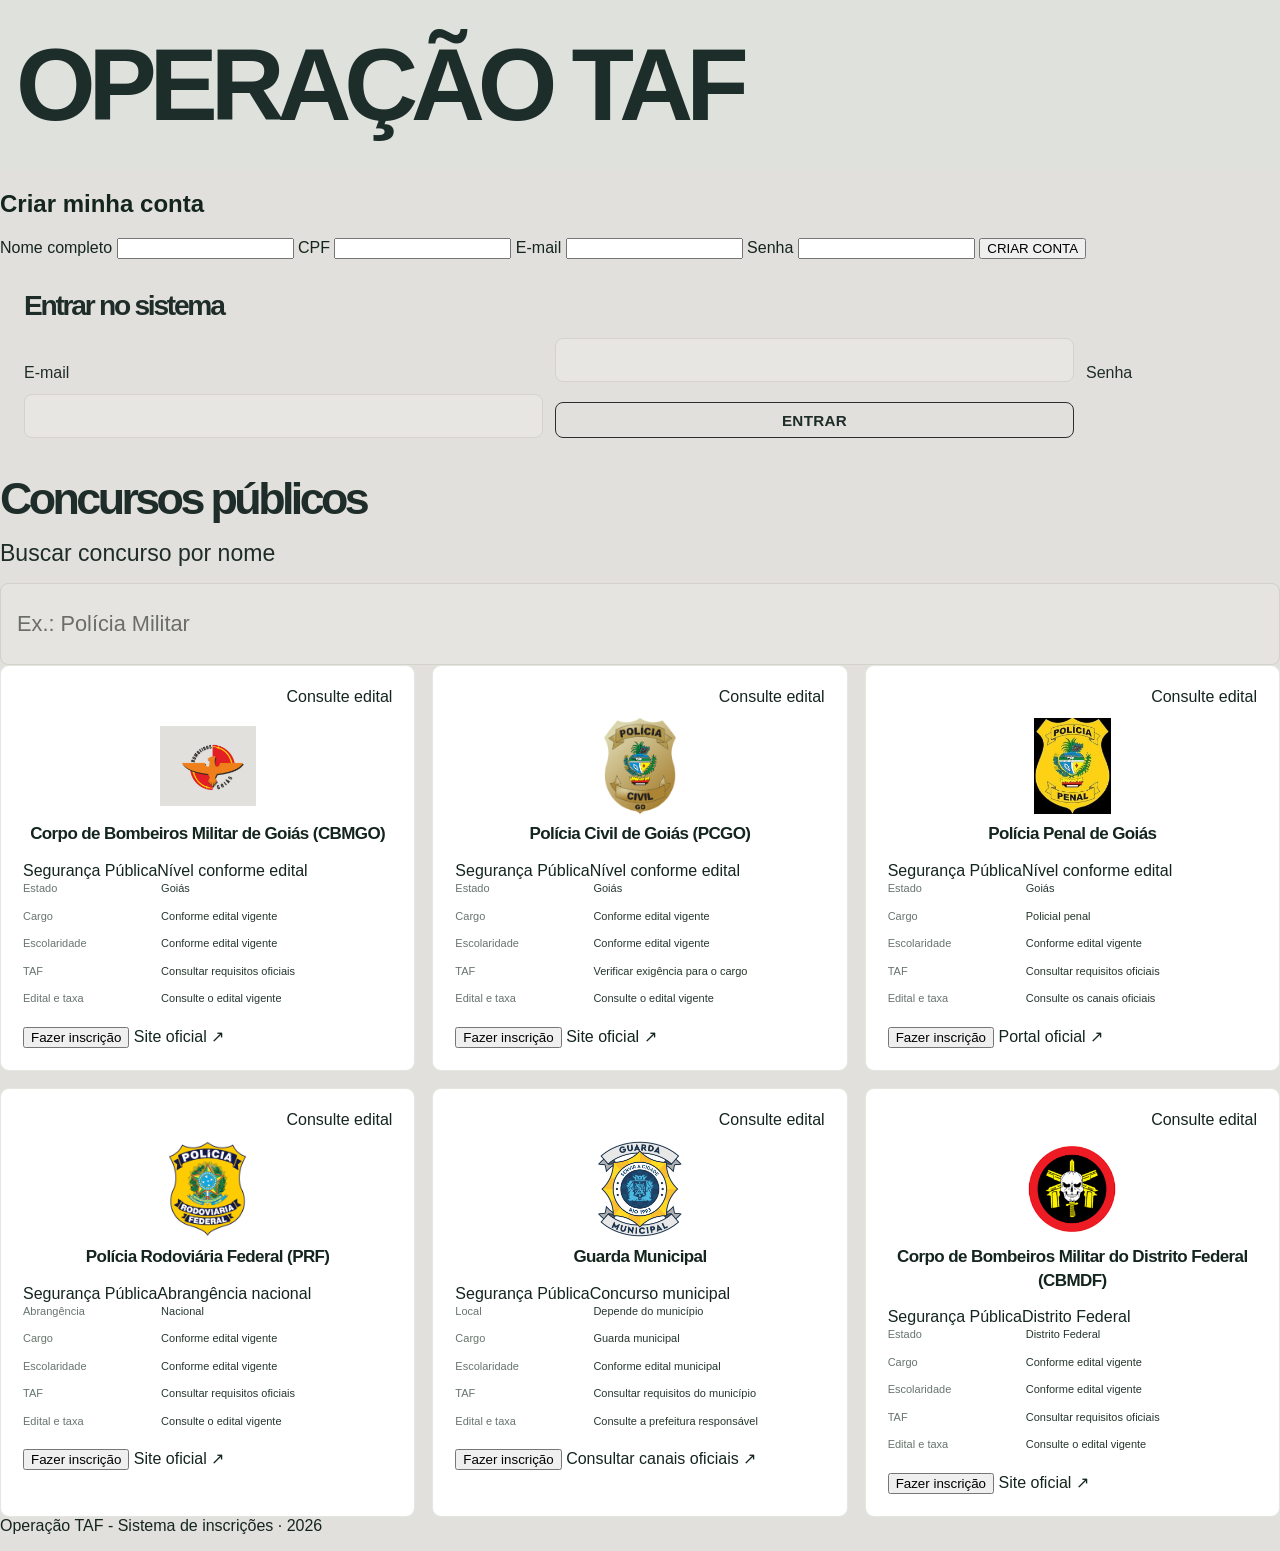
<file: index.html>
<!DOCTYPE html>
<html lang="pt-BR">
<head>
    <meta charset="UTF-8">
    <meta name="viewport" content="width=device-width, initial-scale=1.0">

    <title>Operação TAF</title>

    <link rel="stylesheet" href="styles.css">
</head>

<body>

<header class="topbar">
    <div class="brand-lockup" aria-label="Operação TAF">
        <div>
            <h1>OPERAÇÃO <span>TAF</span></h1>
            <p>Concursos públicos com Teste de Aptidão Física</p>
        </div>
    </div>
</header>

<nav>
    <a href="#cadastro">Criar conta</a>
    <a href="#login">Entrar</a>
    <a href="#concursos">Concursos</a>
    <a href="inscricao.html">Inscrição</a>
</nav>

<main>

    <!-- CADASTRO PRÓPRIO -->
    <section id="cadastro">
        <h2>Criar minha conta</h2>

        <form id="formCadastro">

            <label for="cadastro-nome">Nome completo</label>
            <input id="cadastro-nome" name="nome" autocomplete="name" required>

            <label for="cadastro-cpf">CPF</label>
            <input id="cadastro-cpf" name="cpf" inputmode="numeric" autocomplete="off" required maxlength="14">

            <label for="cadastro-email">E-mail</label>
            <input id="cadastro-email" name="email" type="email" autocomplete="email" required>

            <label for="cadastro-senha">Senha</label>
            <input id="cadastro-senha" name="senha" type="password"
                   minlength="8" autocomplete="new-password" required>

            <button type="submit">
                CRIAR CONTA
            </button>

        </form>

        <p id="mensagemCadastro" role="status" aria-live="polite"></p>
    </section>

    <!-- LOGIN PRÓPRIO -->
    <section id="login">
        <h2>Entrar no sistema</h2>

        <form id="formLogin">

            <label for="login-email">E-mail</label>
            <input id="login-email" name="email" type="email" autocomplete="email" required>

            <label for="login-senha">Senha</label>
            <input id="login-senha" name="senha" type="password" autocomplete="current-password" required>

            <button type="submit">
                ENTRAR
            </button>

        </form>

        <p id="mensagemLogin" role="status" aria-live="polite"></p>
    </section>

    <!-- CONCURSOS -->
    <section id="concursos">
        <h2>Concursos públicos</h2>

        <label class="contest-search-label" for="busca-concurso">
            Buscar concurso por nome
            <input
                class="contest-search-input"
                id="busca-concurso"
                type="search"
                placeholder="Ex.: Polícia Militar"
                autocomplete="off"
            >
        </label>

        <p class="contest-search-empty" id="busca-sem-resultados" role="status" hidden>
            Nenhum concurso encontrado.
        </p>

        <div class="contest-grid">
            <article class="card contest-card">
                <div class="contest-card-header">
                    <span class="contest-status">Consulte edital</span>
                </div>
                <div class="contest-card-title">
                    <img
                        class="contest-card-logo"
                        src="assets/cbm-goias-logo.png"
                        alt="Logo do Corpo de Bombeiros Militar de Goiás"
                    >
                    <h3>Corpo de Bombeiros Militar de Goiás (CBMGO)</h3>
                </div>
                <div class="contest-tags"><span>Segurança Pública</span><span>Nível conforme edital</span></div>
                <dl class="contest-facts">
                    <div><dt>Estado</dt><dd>Goiás</dd></div>
                    <div><dt>Cargo</dt><dd>Conforme edital vigente</dd></div>
                    <div><dt>Escolaridade</dt><dd>Conforme edital vigente</dd></div>
                    <div><dt>TAF</dt><dd>Consultar requisitos oficiais</dd></div>
                    <div><dt>Edital e taxa</dt><dd>Consulte o edital vigente</dd></div>
                </dl>
                <div class="contest-actions">
                    <button class="contest-signup" type="button">Fazer inscrição</button>
                    <a class="contest-official" href="https://www.bombeiros.go.gov.br/" target="_blank" rel="noopener noreferrer">Site oficial <span aria-hidden="true">↗</span></a>
                </div>
            </article>

            <article class="card contest-card">
                <div class="contest-card-header">
                    <span class="contest-status">Consulte edital</span>
                </div>
                <div class="contest-card-title">
                    <img
                        class="contest-card-logo"
                        src="assets/pcgo-logo.png"
                        alt="Brasão da Polícia Civil do Estado de Goiás"
                    >
                    <h3>Polícia Civil de Goiás (PCGO)</h3>
                </div>
                <div class="contest-tags"><span>Segurança Pública</span><span>Nível conforme edital</span></div>
                <dl class="contest-facts">
                    <div><dt>Estado</dt><dd>Goiás</dd></div>
                    <div><dt>Cargo</dt><dd>Conforme edital vigente</dd></div>
                    <div><dt>Escolaridade</dt><dd>Conforme edital vigente</dd></div>
                    <div><dt>TAF</dt><dd>Verificar exigência para o cargo</dd></div>
                    <div><dt>Edital e taxa</dt><dd>Consulte o edital vigente</dd></div>
                </dl>
                <div class="contest-actions">
                    <button class="contest-signup" type="button">Fazer inscrição</button>
                    <a class="contest-official" href="https://www.policiacivil.go.gov.br/" target="_blank" rel="noopener noreferrer">Site oficial <span aria-hidden="true">↗</span></a>
                </div>
            </article>

            <article class="card contest-card">
                <div class="contest-card-header">
                    <span class="contest-status">Consulte edital</span>
                </div>
                <div class="contest-card-title">
                    <img
                        class="contest-card-logo"
                        src="assets/policia-penal-goias.png"
                        alt="Brasão da Polícia Penal de Goiás"
                    >
                    <h3>Polícia Penal de Goiás</h3>
                </div>
                <div class="contest-tags"><span>Segurança Pública</span><span>Nível conforme edital</span></div>
                <dl class="contest-facts">
                    <div><dt>Estado</dt><dd>Goiás</dd></div>
                    <div><dt>Cargo</dt><dd>Policial penal</dd></div>
                    <div><dt>Escolaridade</dt><dd>Conforme edital vigente</dd></div>
                    <div><dt>TAF</dt><dd>Consultar requisitos oficiais</dd></div>
                    <div><dt>Edital e taxa</dt><dd>Consulte os canais oficiais</dd></div>
                </dl>
                <div class="contest-actions">
                    <button class="contest-signup" type="button">Fazer inscrição</button>
                    <a class="contest-official" href="https://www.go.gov.br/" target="_blank" rel="noopener noreferrer">Portal oficial <span aria-hidden="true">↗</span></a>
                </div>
            </article>

            <article class="card contest-card">
                <div class="contest-card-header">
                    <span class="contest-status">Consulte edital</span>
                </div>
                <div class="contest-card-title">
                    <img
                        class="contest-card-logo"
                        src="assets/prf-logo.png"
                        alt="Brasão da Polícia Rodoviária Federal"
                    >
                    <h3>Polícia Rodoviária Federal (PRF)</h3>
                </div>
                <div class="contest-tags"><span>Segurança Pública</span><span>Abrangência nacional</span></div>
                <dl class="contest-facts">
                    <div><dt>Abrangência</dt><dd>Nacional</dd></div>
                    <div><dt>Cargo</dt><dd>Conforme edital vigente</dd></div>
                    <div><dt>Escolaridade</dt><dd>Conforme edital vigente</dd></div>
                    <div><dt>TAF</dt><dd>Consultar requisitos oficiais</dd></div>
                    <div><dt>Edital e taxa</dt><dd>Consulte o edital vigente</dd></div>
                </dl>
                <div class="contest-actions">
                    <button class="contest-signup" type="button">Fazer inscrição</button>
                    <a class="contest-official" href="https://www.gov.br/prf/pt-br" target="_blank" rel="noopener noreferrer">Site oficial <span aria-hidden="true">↗</span></a>
                </div>
            </article>

            <article class="card contest-card">
                <div class="contest-card-header">
                    <span class="contest-status">Consulte edital</span>
                </div>
                <div class="contest-card-title">
                    <img
                        class="contest-card-logo"
                        src="assets/guarda-municipal-logo.png"
                        alt="Brasão da Guarda Municipal"
                    >
                    <h3>Guarda Municipal</h3>
                </div>
                <div class="contest-tags"><span>Segurança Pública</span><span>Concurso municipal</span></div>
                <dl class="contest-facts">
                    <div><dt>Local</dt><dd>Depende do município</dd></div>
                    <div><dt>Cargo</dt><dd>Guarda municipal</dd></div>
                    <div><dt>Escolaridade</dt><dd>Conforme edital municipal</dd></div>
                    <div><dt>TAF</dt><dd>Consultar requisitos do município</dd></div>
                    <div><dt>Edital e taxa</dt><dd>Consulte a prefeitura responsável</dd></div>
                </dl>
                <div class="contest-actions">
                    <button class="contest-signup" type="button">Fazer inscrição</button>
                    <a class="contest-official" href="https://www.gov.br/" target="_blank" rel="noopener noreferrer">Consultar canais oficiais <span aria-hidden="true">↗</span></a>
                </div>
            </article>

            <article class="card contest-card">
                <div class="contest-card-header">
                    <span class="contest-status">Consulte edital</span>
                </div>
                <div class="contest-card-title">
                    <img
                        class="contest-card-logo"
                        src="assets/cbm-df-logo.png"
                        alt="Logo do Corpo de Bombeiros Militar do Distrito Federal"
                    >
                    <h3>Corpo de Bombeiros Militar do Distrito Federal (CBMDF)</h3>
                </div>
                <div class="contest-tags"><span>Segurança Pública</span><span>Distrito Federal</span></div>
                <dl class="contest-facts">
                    <div><dt>Estado</dt><dd>Distrito Federal</dd></div>
                    <div><dt>Cargo</dt><dd>Conforme edital vigente</dd></div>
                    <div><dt>Escolaridade</dt><dd>Conforme edital vigente</dd></div>
                    <div><dt>TAF</dt><dd>Consultar requisitos oficiais</dd></div>
                    <div><dt>Edital e taxa</dt><dd>Consulte o edital vigente</dd></div>
                </dl>
                <div class="contest-actions">
                    <button class="contest-signup" type="button">Fazer inscrição</button>
                    <a class="contest-official" href="https://www.cbm.df.gov.br/" target="_blank" rel="noopener noreferrer">Site oficial <span aria-hidden="true">↗</span></a>
                </div>
            </article>
        </div>
    </section>

</main>

<footer>
    <p>Operação TAF - Sistema de inscrições · <span id="current-year">2026</span></p>
</footer>

<script src="app.js"></script>

</body>
</html>
</file>
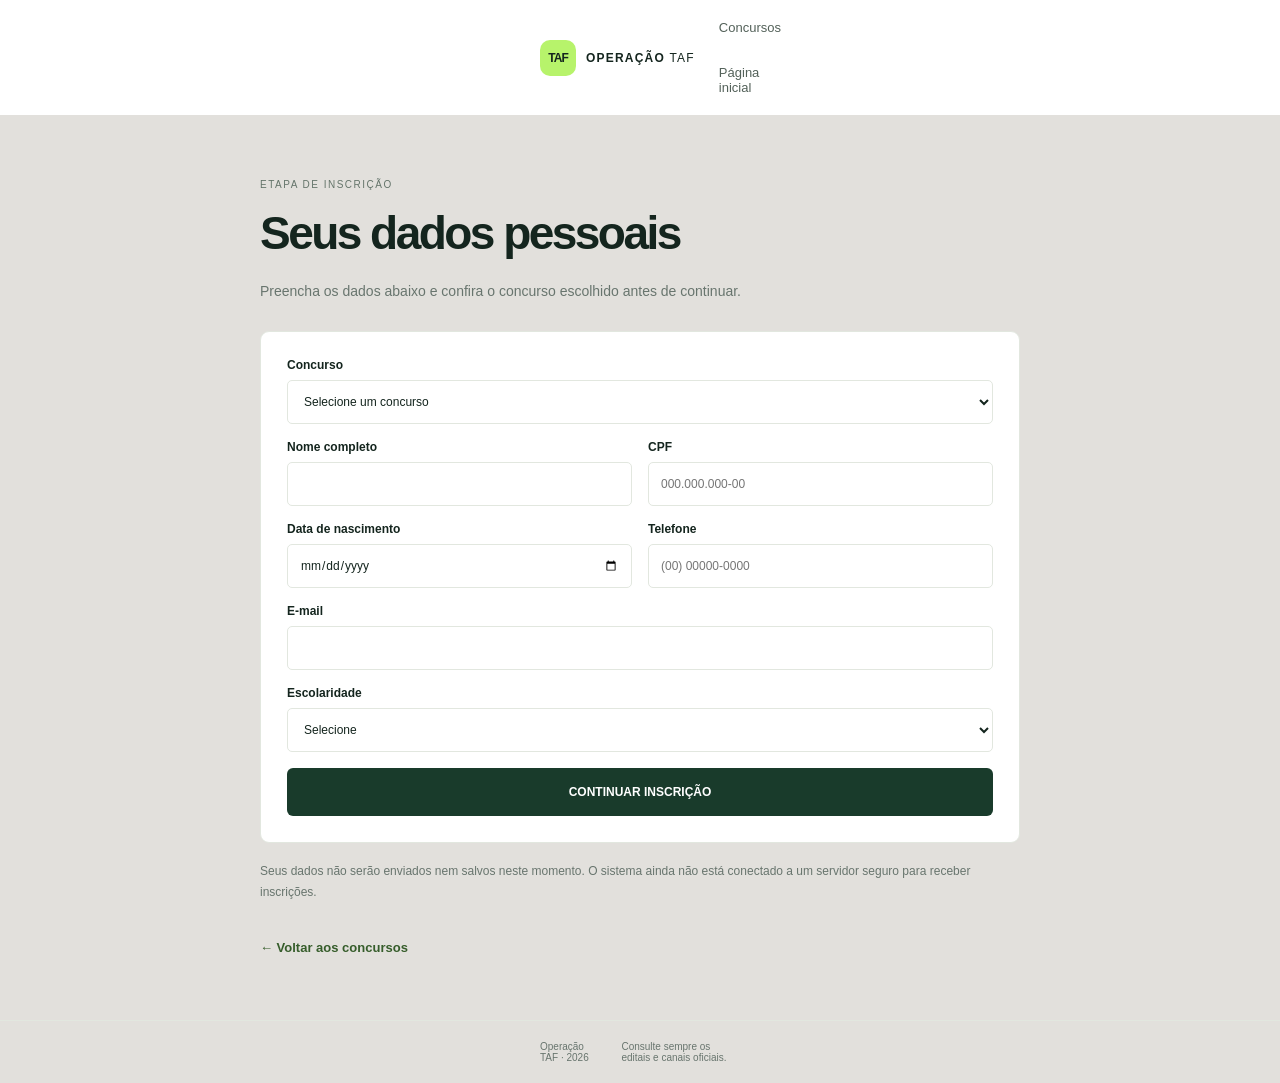
<file: inscricao.html>
<!DOCTYPE html>
<html lang="pt-BR">
<head>
    <meta charset="UTF-8">
    <meta name="viewport" content="width=device-width, initial-scale=1.0">
    <meta name="description" content="Preencha seus dados pessoais para iniciar sua inscrição em um concurso.">
    <title>Dados para inscrição | Operação TAF</title>
    <link rel="stylesheet" href="styles.css">
</head>
<body>
    <header class="site-header">
        <a class="brand" href="index.html" aria-label="Operação TAF, página inicial">
            <span class="brand-mark" aria-hidden="true">TAF</span>
            <span>OPERAÇÃO <strong>TAF</strong></span>
        </a>
        <nav class="site-nav" aria-label="Navegação principal">
            <a href="index.html#concursos">Concursos</a>
            <a href="index.html">Página inicial</a>
        </nav>
    </header>

    <main class="registration-page">
        <p class="eyebrow">ETAPA DE INSCRIÇÃO</p>
        <h1>Seus dados pessoais</h1>
        <p class="registration-intro">
            Preencha os dados abaixo e confira o concurso escolhido antes de continuar.
        </p>

        <form class="registration-form" id="formInscricao">
            <label class="form-wide" for="concurso">
                Concurso
                <select id="concurso" name="concurso" required>
                    <option value="">Selecione um concurso</option>
                    <option>Polícia Militar de Goiás (PMGO)</option>
                    <option>Corpo de Bombeiros Militar de Goiás (CBMGO)</option>
                    <option>Polícia Civil de Goiás (PCGO)</option>
                    <option>Polícia Penal de Goiás</option>
                    <option>Polícia Rodoviária Federal (PRF)</option>
                    <option>Guarda Municipal</option>
                </select>
            </label>

            <label for="nome">
                Nome completo
                <input id="nome" name="nome" type="text" autocomplete="name" required>
            </label>

            <label for="cpf">
                CPF
                <input id="cpf" name="cpf" type="text" inputmode="numeric" autocomplete="off"
                       maxlength="14" placeholder="000.000.000-00" required>
            </label>

            <label for="nascimento">
                Data de nascimento
                <input id="nascimento" name="nascimento" type="date" autocomplete="bday" required>
            </label>

            <label for="telefone">
                Telefone
                <input id="telefone" name="telefone" type="tel" autocomplete="tel"
                       placeholder="(00) 00000-0000" required>
            </label>

            <label class="form-wide" for="email">
                E-mail
                <input id="email" name="email" type="email" autocomplete="email" required>
            </label>

            <label class="form-wide" for="escolaridade">
                Escolaridade
                <select id="escolaridade" name="escolaridade" required>
                    <option value="">Selecione</option>
                    <option>Ensino Médio</option>
                    <option>Ensino Superior</option>
                </select>
            </label>

            <button class="form-wide" type="submit">CONTINUAR INSCRIÇÃO</button>
        </form>

        <p class="registration-notice">
            Seus dados não serão enviados nem salvos neste momento. O sistema ainda não está conectado
            a um servidor seguro para receber inscrições.
        </p>
        <p class="registration-message" id="mensagemInscricao" role="status" aria-live="polite"></p>
        <a class="registration-back" href="index.html#concursos">← Voltar aos concursos</a>
    </main>

    <footer class="site-footer">
        <span>Operação TAF · <span id="current-year">2026</span></span>
        <span>Consulte sempre os editais e canais oficiais.</span>
    </footer>

    <script src="app.js"></script>
</body>
</html>
</file>
<file: styles.css>
:root {
  color-scheme: light;
  --ink: #14251e;
  --muted: #68756e;
  --green: #b7f36b;
  --green-dark: #193b2b;
  --paper: #f5f6f1;
  --line: #e2e7df;
  font-family: "DM Sans", sans-serif;
  font-synthesis: none;
  text-rendering: optimizeLegibility;
}

* {
  box-sizing: border-box;
}

html {
  scroll-behavior: smooth;
}

body {
  margin: 0;
  background: #e2e0dc;
  color: var(--ink);
  font-family: "Segoe UI", Arial, sans-serif;
}

a {
  color: inherit;
  text-decoration: none;
}

.topbar {
  padding: 0 16px;
  background: #dfe1dd;
}

.brand-lockup {
  display: flex;
  align-items: center;
  justify-content: flex-start;
  gap: 8px;
  min-height: 170px;
}

.topbar h1 {
  margin: 0;
  color: #1c2d2a;
  font-family: Impact, "Arial Black", "Segoe UI", sans-serif;
  font-size: clamp(2.5rem, 8vw, 12rem);
  font-weight: 900;
  line-height: 0.72;
  letter-spacing: -0.07em;
  text-transform: uppercase;
  white-space: nowrap;
}

.topbar h1 span {
  color: #1c2d2a;
}

.topbar .brand-lockup p,
nav {
  display: none;
}

@media (max-width: 680px) {
  .brand-lockup {
    min-height: 120px;
  }
}

.site-header,
.site-footer {
  display: flex;
  align-items: center;
  justify-content: space-between;
  gap: 24px;
  padding: 20px max(calc((100vw - 200px) / 2), 6vw);
}

.site-header {
  background: #fff;
}

.brand {
  display: inline-flex;
  flex-shrink: 0;
  align-items: center;
  gap: 10px;
  font-size: 12px;
  font-weight: 600;
  letter-spacing: 0.1em;
}

.brand strong {
  font-weight: 500;
}

.brand-mark,
.about-mark {
  display: grid;
  width: 36px;
  height: 36px;
  place-items: center;
  border-radius: 10px;
  background: var(--green);
  color: var(--ink);
  font-family: "Manrope", sans-serif;
  font-size: 12px;
  font-weight: 800;
  letter-spacing: -0.08em;
}

.site-nav {
  display: flex;
  flex-wrap: wrap;
  gap: 30px;
  color: #536159;
  font-size: 13px;
  font-weight: 300;
}

.site-nav a:hover,
.official-link:hover {
  color: #4d792a;
}

.hero,
.contests-section,
.about-section {
  width: min(600px, 88vw);
  margin: 0 auto;
}

.hero {
  display: grid;
  grid-template-columns: 1.05fr 0.95fr;
  align-items: center;
  gap: 9%;
  min-height: 530px;
  padding: 68px 0 78px;
}

.eyebrow {
  margin: 0 0 18px;
  color: #64746a;
  font-size: 10px;
  font-weight: 400;
  letter-spacing: 0.15em;
}

.status-dot {
  display: inline-block;
  width: 7px;
  height: 7px;
  margin-right: 7px;
  border-radius: 50%;
  background: #84c84b;
  vertical-align: 1px;
}

h1,

p {
  margin-top: 0;
}

h1,
.section-heading h2,
.about-section h2,
.hero-card h2 {
  font-family: "Manrope", sans-serif;
  letter-spacing: -0.055em;
}

h1 {
  margin-bottom: 20px;
  font-size: clamp(3.2rem, 5vw, 6rem);
  font-weight: 700;
  line-height: 1.12;
}

h1 span {
  color: #708378;
}

.hero-description {
  max-width: 400px;
  margin-bottom: 29px;
  color: var(--muted);
  font-size: 15px;
  line-height: 1.8;
}

.button {
  display: inline-flex;
  min-height: 52px;
  align-items: center;
  justify-content: center;
  gap: 20px;
  border-radius: 7px;
  font-size: 13px;
  font-weight: 400;
  transition: transform 160ms ease, background 160ms ease;
}

.button-primary {
  padding: 0 21px;
  background: var(--green);
}

.button-primary:hover {
  transform: translateY(-2px);
  background: #a7e95a;
}

.hero-note {
  display: flex;
  align-items: center;
  gap: 9px;
  margin: 23px 0 0;
  color: var(--muted);
  font-size: 11px;
}

.note-icon {
  display: grid;
  width: 17px;
  height: 17px;
  flex-shrink: 0;
  place-items: center;
  border-radius: 50%;
  background: #e2edda;
  color: #3e6e3c;
  font-size: 10px;
}

.hero-card {
  position: relative;
  display: flex;
  min-height: 360px;
  flex-direction: column;
  justify-content: space-between;
  overflow: hidden;
  padding: 25px 28px;
  border-radius: 12px;
  background:
    radial-gradient(ellipse at 75% 35%, rgb(183 243 107 / 10%), transparent 42%),
    var(--green-dark);
  color: #f5f8f2;
}

.hero-card::after {
  position: absolute;
  right: -60px;
  bottom: -134px;
  width: 310px;
  height: 310px;
  border: 1px solid rgb(226 245 215 / 10%);
  border-radius: 50%;
  content: "";
}

.card-topline,
.card-footer {
  display: flex;
  justify-content: space-between;
  color: #bdc9bf;
  font-size: 9px;
  font-weight: 600;
  letter-spacing: 0.12em;
}

.card-topline span:last-child,
.card-footer span:last-child {
  color: var(--green);
}

.target-icon {
  position: relative;
  width: 170px;
  height: 170px;
  margin: 0 auto 0 12%;
}

.target-ring,
.target-center {
  position: absolute;
  top: 50%;
  left: 50%;
  border: 1px solid rgb(222 239 215 / 28%);
  border-radius: 50%;
  transform: translate(-50%, -50%);
}

.target-ring-outer {
  width: 160px;
  height: 160px;
}

.target-ring-middle {
  width: 108px;
  height: 108px;
}

.target-ring-inner {
  width: 56px;
  height: 56px;
}

.target-center {
  width: 12px;
  height: 12px;
  border: 0;
  background: var(--green);
}

.target-arrow {
  position: absolute;
  top: 12px;
  right: 12px;
  color: var(--green);
  font-size: 32px;
}

.card-label {
  margin: 0 0 8px;
  color: var(--green);
  font-size: 9px;
  font-weight: 700;
  letter-spacing: 0.13em;
}

.hero-card h2 {
  margin-bottom: 14px;
  font-size: 23px;
  font-weight: 600;
  line-height: 1.3;
}

.card-footer {
  padding-top: 15px;
  border-top: 1px solid rgb(255 255 255 / 13%);
}

.contests-section {
  padding: 76px 0 86px;
  border-top: 1px solid var(--line);
}

.section-heading {
  display: flex;
  align-items: end;
  justify-content: space-between;
  gap: 24px;
  margin-bottom: 28px;
}

.section-heading .eyebrow {
  margin-bottom: 12px;
}

.section-heading h2,
.about-section h2 {
  margin-bottom: 10px;
  font-size: clamp(30px, 4vw, 42px);
  line-height: 1.15;
}

.section-heading > div > p:last-child {
  margin-bottom: 0;
  color: var(--muted);
  font-size: 13px;
  line-height: 1.7;
}

.filter-field {
  display: flex;
  min-width: 190px;
  flex-direction: column;
  gap: 8px;
  color: var(--ink);
  font-size: 11px;
  font-weight: 600;
}

.filter-field select {
  min-height: 43px;
  padding: 0 12px;
  border: 1px solid var(--line);
  border-radius: 5px;
  background: #fff;
  color: var(--ink);
  font: inherit;
  font-weight: 400;
}

.filter-field select:focus {
  border-color: #8ebc5d;
  outline: 3px solid rgb(142 188 93 / 15%);
}

.contest-grid {
  display: grid;
  grid-template-columns: repeat(3, minmax(0, 1fr));
  gap: 17px;
}

.contest-card {
  display: flex;
  min-width: 0;
  flex-direction: column;
  padding: 22px;
  border: 1px solid var(--line);
  border-radius: 9px;
  background: #fff;
  transition: transform 160ms ease, box-shadow 160ms ease;
}

.contest-card-header {
  display: flex;
  align-items: center;
  justify-content: flex-end;
  gap: 12px;
  margin-bottom: 12px;
}

.contest-card-title {
  display: flex;
  flex-direction: column;
  align-items: center;
  gap: 8px;
  margin-bottom: 16px;
}

.contest-card-logo {
  width: 96px;
  height: 96px;
  flex: 0 0 96px;
  object-fit: contain;
}

#login {
  width: min(100%, 1400px);
  margin: 0 auto;
  padding: 18px 24px 0;
}

#login h2 {
  margin: 0 0 20px;
  color: #1f2d2a;
  font-size: clamp(1.7rem, 2.2vw, 2.5rem);
  font-weight: 800;
  line-height: 0.9;
  letter-spacing: -0.08em;
}

#formLogin {
  display: grid;
  grid-template-columns: minmax(180px, 1fr) minmax(180px, 1fr) 170px;
  gap: 12px;
  align-items: end;
  margin-bottom: 22px;
}

#formLogin label {
  display: flex;
  flex-direction: column;
  gap: 8px;
  color: #1f2d2a;
  font-size: 1rem;
  font-weight: 500;
}

#formLogin input {
  width: 100%;
  min-height: 44px;
  padding: 0 14px;
  border: 1px solid #d5d2ce;
  border-radius: 8px;
  background: rgba(255, 255, 255, 0.18);
  color: #1f2d2a;
  font: inherit;
  font-size: 1rem;
}

#formLogin button {
  min-height: 36px;
  border: 1px solid #2d2d2d;
  border-radius: 8px;
  background: transparent;
  color: #1f2d2a;
  font: inherit;
  font-size: 0.95rem;
  font-weight: 700;
  letter-spacing: 0.02em;
  cursor: pointer;
}

#concursos {
  padding-top: 18px;
}

#concursos h2 {
  margin: 0 0 22px;
  color: #1f2d2a;
  font-size: clamp(2.4rem, 3.5vw, 4.6rem);
  font-weight: 800;
  line-height: 0.9;
  letter-spacing: -0.08em;
}

.contest-search-label {
  display: flex;
  flex-direction: column;
  gap: 16px;
  margin: 0;
  color: #1f2d2a;
  font-size: clamp(1.4rem, 1.8vw, 2.2rem);
  font-weight: 500;
}

.contest-search-input {
  width: 100%;
  min-height: 82px;
  padding: 0 16px;
  border: 1px solid #d4d1ca;
  border-radius: 8px;
  background: rgba(255, 255, 255, 0.12);
  color: #1f2d2a;
  font: inherit;
  font-size: clamp(1.2rem, 1.7vw, 2rem);
}

.contest-search-input::placeholder {
  color: #6b6d68;
  opacity: 1;
}

.contest-search-input:focus {
  border-color: #8ebc5d;
  outline: 3px solid rgb(142 188 93 / 15%);
}

.registration-page {
  width: min(760px, 88vw);
  min-height: calc(100vh - 150px);
  margin: 0 auto;
  padding: 64px 0;
}

.registration-page h1 {
  font-size: clamp(32px, 4vw, 46px);
}

.registration-intro {
  max-width: 600px;
  margin-bottom: 28px;
  color: var(--muted);
  font-size: 14px;
  line-height: 1.7;
}

.registration-form {
  display: grid;
  grid-template-columns: repeat(2, minmax(0, 1fr));
  gap: 16px;
  padding: 26px;
  border: 1px solid var(--line);
  border-radius: 9px;
  background: #fff;
}

.registration-form label {
  display: flex;
  flex-direction: column;
  gap: 8px;
  font-size: 12px;
  font-weight: 600;
}

.registration-form input,
.registration-form select {
  width: 100%;
  min-height: 44px;
  padding: 0 12px;
  border: 1px solid var(--line);
  border-radius: 5px;
  background: #fff;
  color: var(--ink);
  font: inherit;
  font-weight: 400;
}

.registration-form input:focus,
.registration-form select:focus {
  border-color: #8ebc5d;
  outline: 3px solid rgb(142 188 93 / 15%);
}

.registration-form .form-wide {
  grid-column: 1 / -1;
}

.registration-form button {
  min-height: 48px;
  border: 0;
  border-radius: 6px;
  background: var(--green-dark);
  color: #fff;
  cursor: pointer;
  font: inherit;
  font-size: 12px;
  font-weight: 700;
}

.registration-form button:hover {
  background: #28523b;
}

.registration-notice,
.registration-message {
  color: var(--muted);
  font-size: 12px;
  line-height: 1.7;
}

.registration-notice {
  margin: 18px 0 0;
}

.registration-message {
  margin-top: 16px;
}

.registration-back {
  display: inline-block;
  margin-top: 22px;
  color: #365d2b;
  font-size: 13px;
  font-weight: 700;
}

.contest-search-empty {
  color: var(--muted);
  font-size: 13px;
}

.contest-card:hover {
  transform: translateY(-3px);
  box-shadow: 0 12px 28px rgb(20 37 30 / 7%);
}

.contest-card[hidden] {
  display: none;
}

.contest-card-top {
  display: flex;
  align-items: center;
  justify-content: space-between;
  gap: 12px;
  margin-bottom: 17px;
}

.contest-icon {
  display: grid;
  min-width: 38px;
  height: 38px;
  padding: 0 7px;
  place-items: center;
  border-radius: 10px;
  background: #edf4e6;
  color: #365d2b;
  font-size: 11px;
  font-weight: 700;
}

.state-tag {
  padding: 6px 8px;
  border-radius: 20px;
  background: #f1f3ee;
  color: #657168;
  font-size: 9px;
  font-weight: 700;
  letter-spacing: 0.08em;
}

.contest-card h3 {
  min-height: 47px;
  margin-bottom: 16px;
  font-family: "Manrope", sans-serif;
  font-size: 17px;
  letter-spacing: -0.035em;
  line-height: 1.4;
}

.contest-card-title h3 {
  min-width: 0;
  min-height: 0;
  margin: 0;
  text-align: center;
}

.contest-card dl {
  display: grid;
  gap: 11px;
  margin: 0 0 20px;
}

.contest-card dl div {
  display: grid;
  grid-template-columns: minmax(82px, 0.72fr) 1.28fr;
  gap: 8px;
  font-size: 11px;
  line-height: 1.5;
}

.contest-card dt {
  color: var(--muted);
}

.contest-card dd {
  margin: 0;
  color: #26372e;
  font-weight: 500;
}

.official-link {
  display: flex;
  align-items: center;
  justify-content: space-between;
  gap: 10px;
  margin-top: auto;
  padding-top: 14px;
  border-top: 1px solid var(--line);
  color: #375a31;
  font-size: 11px;
  font-weight: 700;
}

.official-link span {
  font-size: 16px;
}

.about-section {
  display: grid;
  grid-template-columns: 56px 1fr;
  gap: 25px;
  padding: 65px 0 76px;
  border-top: 1px solid var(--line);
}

.about-mark {
  width: 48px;
  height: 48px;
  border-radius: 13px;
  font-size: 15px;
}

.about-section .eyebrow {
  margin-bottom: 12px;
}

.about-section > div:last-child {
  max-width: 760px;
}

.about-section p:not(.eyebrow) {
  max-width: 720px;
  margin-bottom: 10px;
  color: var(--muted);
  font-size: 13px;
  line-height: 1.8;
}

.site-footer {
  border-top: 1px solid var(--line);
  color: var(--muted);
  font-size: 10px;
}

.footer-brand {
  color: var(--ink);
  font-size: 10px;
}

.footer-brand .brand-mark {
  width: 28px;
  height: 28px;
  border-radius: 8px;
  font-size: 10px;
}

@media (max-width: 900px) {
  .contest-grid {
    grid-template-columns: repeat(2, minmax(0, 1fr));
  }

  .hero {
    gap: 6%;
  }

  .site-footer {
    flex-wrap: wrap;
  }
}

@media (max-width: 680px) {
  .site-header,
  .site-footer {
    padding-right: 6vw;
    padding-left: 6vw;
  }

  .site-header {
    align-items: flex-start;
    flex-direction: column;
    gap: 16px;
  }

  .site-nav {
    gap: 22px;
  }

  .registration-page {
    padding: 46px 0;
  }

  .registration-form {
    grid-template-columns: 1fr;
    padding: 20px;
  }

  .registration-form .form-wide {
    grid-column: auto;
  }

  .hero {
    grid-template-columns: 1fr;
    gap: 38px;
    min-height: auto;
    padding: 54px 0 60px;
  }

  .hero-card {
    min-height: 330px;
  }

  .section-heading {
    align-items: flex-start;
    flex-direction: column;
  }

  .filter-field {
    width: 100%;
  }

  .contests-section {
    padding: 58px 0 66px;
  }

  .about-section {
    grid-template-columns: 42px 1fr;
    gap: 17px;
    padding: 50px 0 58px;
  }

  .about-mark {
    width: 40px;
    height: 40px;
  }
}

@media (max-width: 480px) {
  .hero-card {
    min-height: 310px;
    padding: 22px;
  }

  .contest-grid {
    grid-template-columns: 1fr;
  }

  .contest-card h3 {
    min-height: 0;
  }

  .site-footer {
    align-items: flex-start;
    flex-direction: column;
    gap: 13px;
  }
}

@media (prefers-reduced-motion: reduce) {
  *,
  *::before,
  *::after {
    scroll-behavior: auto !important;
    transition-duration: 0.01ms !important;
  }
}
</file>
